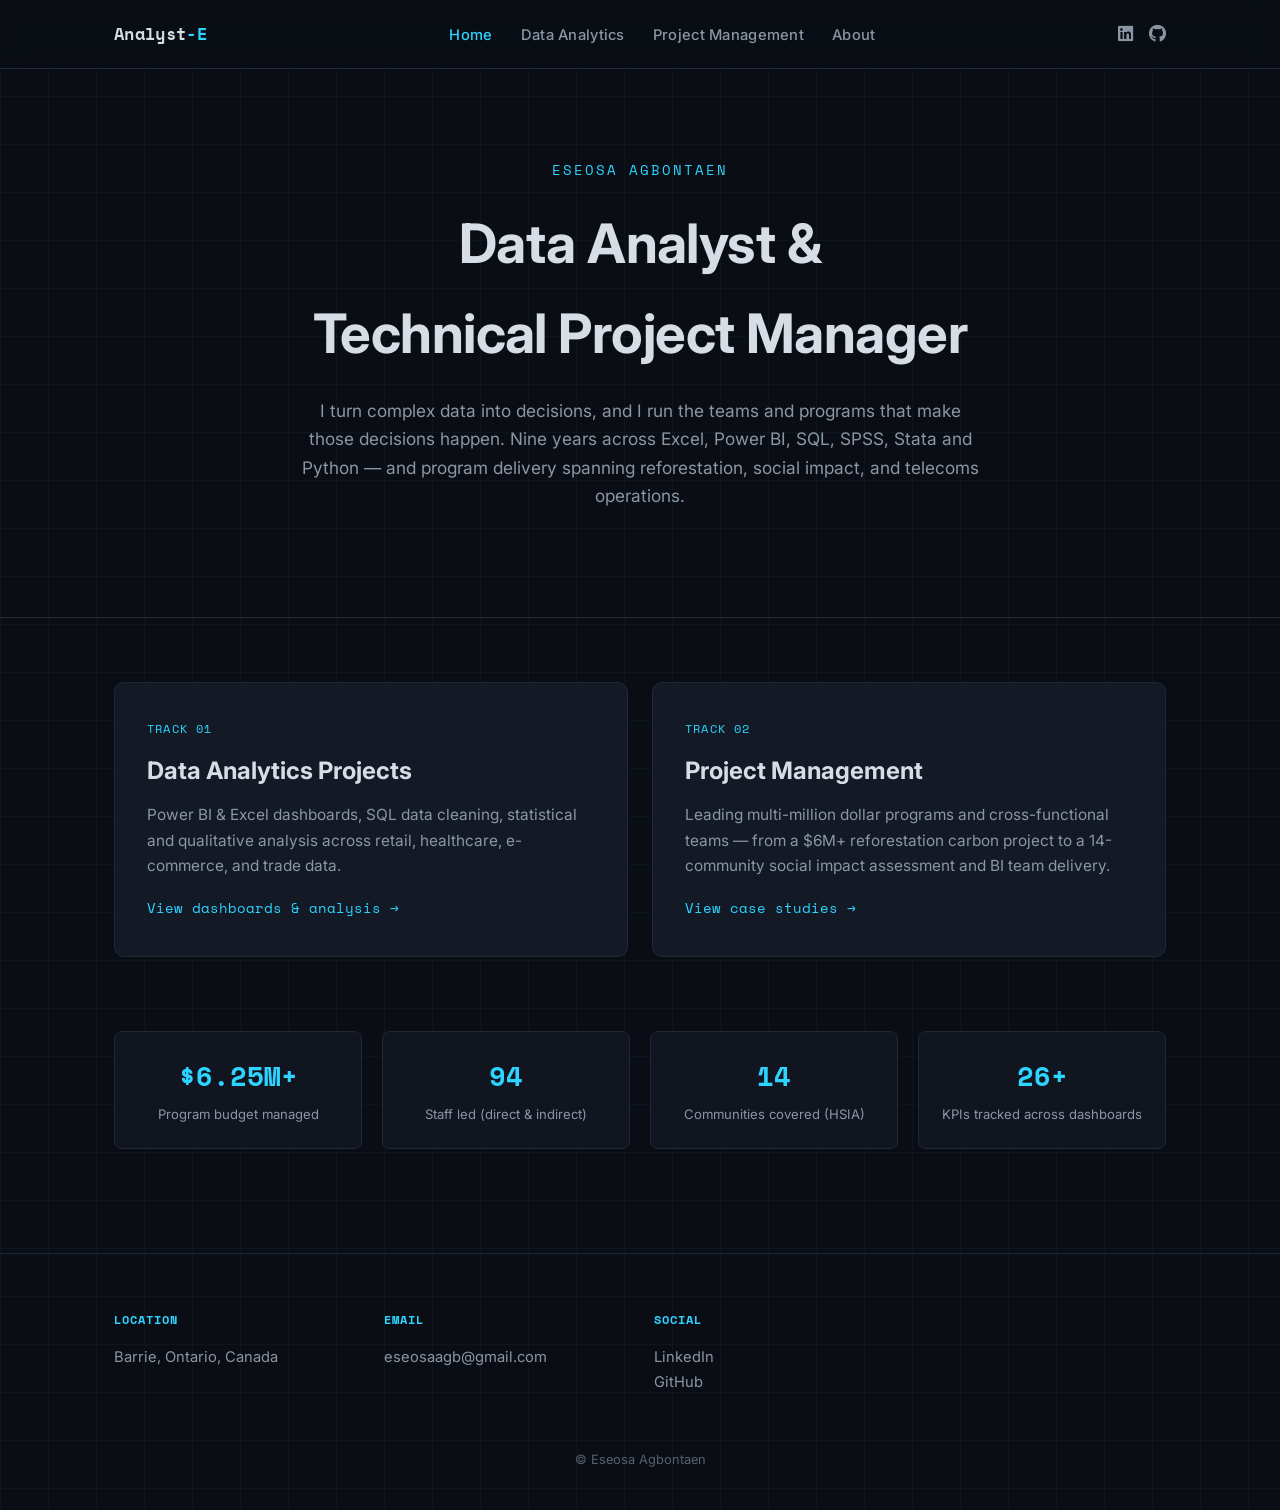
<file: index.html>
<!DOCTYPE html>
<html lang="en">
<head>
	<meta charset="utf-8" />
	<title>Eseosa Agbontaen — Data Analyst &amp; Technical Project Manager</title>
	<meta name="viewport" content="width=device-width, initial-scale=1" />
	<meta name="description" content="Eseosa Agbontaen — Data Analyst and Technical Project Manager. Dashboards, analytics, and large-scale program delivery." />
	<link rel="stylesheet" href="assets/css/fontawesome-all.min.css" />
	<link rel="stylesheet" href="assets/css/dark.css" />
</head>
<body>

	<header class="site-header">
		<div class="container">
			<a href="index.html" class="logo">Analyst<span>-E</span></a>
			<nav class="main-nav">
				<ul>
					<li><a href="index.html" class="active">Home</a></li>
					<li><a href="analytics.html">Data Analytics</a></li>
					<li><a href="project-management.html">Project Management</a></li>
					<li><a href="about.html">About</a></li>
				</ul>
			</nav>
			<div class="nav-icons">
				<a href="https://www.linkedin.com/in/agbontaen-eseosa" aria-label="LinkedIn"><i class="fab fa-linkedin"></i></a>
				<a href="https://github.com/Analyst-E" aria-label="GitHub"><i class="fab fa-github"></i></a>
			</div>
		</div>
	</header>

	<section class="hero">
		<div class="container">
			<div class="eyebrow">Eseosa Agbontaen</div>
			<h1>Data Analyst &amp;<br />Technical Project Manager</h1>
			<p class="lede">I turn complex data into decisions, and I run the teams and programs that make those decisions happen. Nine years across Excel, Power BI, SQL, SPSS, Stata and Python — and program delivery spanning reforestation, social impact, and telecoms operations.</p>
		</div>
	</section>

	<div class="container">
		<div class="tracks">
			<a href="analytics.html" class="track-card">
				<div class="tag">Track 01</div>
				<h2>Data Analytics Projects</h2>
				<p>Power BI &amp; Excel dashboards, SQL data cleaning, statistical and qualitative analysis across retail, healthcare, e-commerce, and trade data.</p>
				<div class="go">View dashboards &amp; analysis →</div>
			</a>
			<a href="project-management.html" class="track-card">
				<div class="tag">Track 02</div>
				<h2>Project Management</h2>
				<p>Leading multi-million dollar programs and cross-functional teams — from a $6M+ reforestation carbon project to a 14-community social impact assessment and BI team delivery.</p>
				<div class="go">View case studies →</div>
			</a>
		</div>

		<div class="stats">
			<div class="stat">
				<div class="num">$6.25M+</div>
				<div class="label">Program budget managed</div>
			</div>
			<div class="stat">
				<div class="num">94</div>
				<div class="label">Staff led (direct &amp; indirect)</div>
			</div>
			<div class="stat">
				<div class="num">14</div>
				<div class="label">Communities covered (HSIA)</div>
			</div>
			<div class="stat">
				<div class="num">26+</div>
				<div class="label">KPIs tracked across dashboards</div>
			</div>
		</div>
	</div>

	<footer class="site-footer">
		<div class="container">
			<div class="footer-grid">
				<div>
					<h3>Location</h3>
					<p>Barrie, Ontario, Canada</p>
				</div>
				<div>
					<h3>Email</h3>
					<p><a href="mailto:eseosaagb@gmail.com">eseosaagb@gmail.com</a></p>
				</div>
				<div>
					<h3>Social</h3>
					<p>
						<a href="https://www.linkedin.com/in/agbontaen-eseosa">LinkedIn</a><br />
						<a href="https://github.com/Analyst-E">GitHub</a>
					</p>
				</div>
			</div>
			<div class="footer-bottom">© Eseosa Agbontaen</div>
		</div>
	</footer>

</body>
</html>
</file>
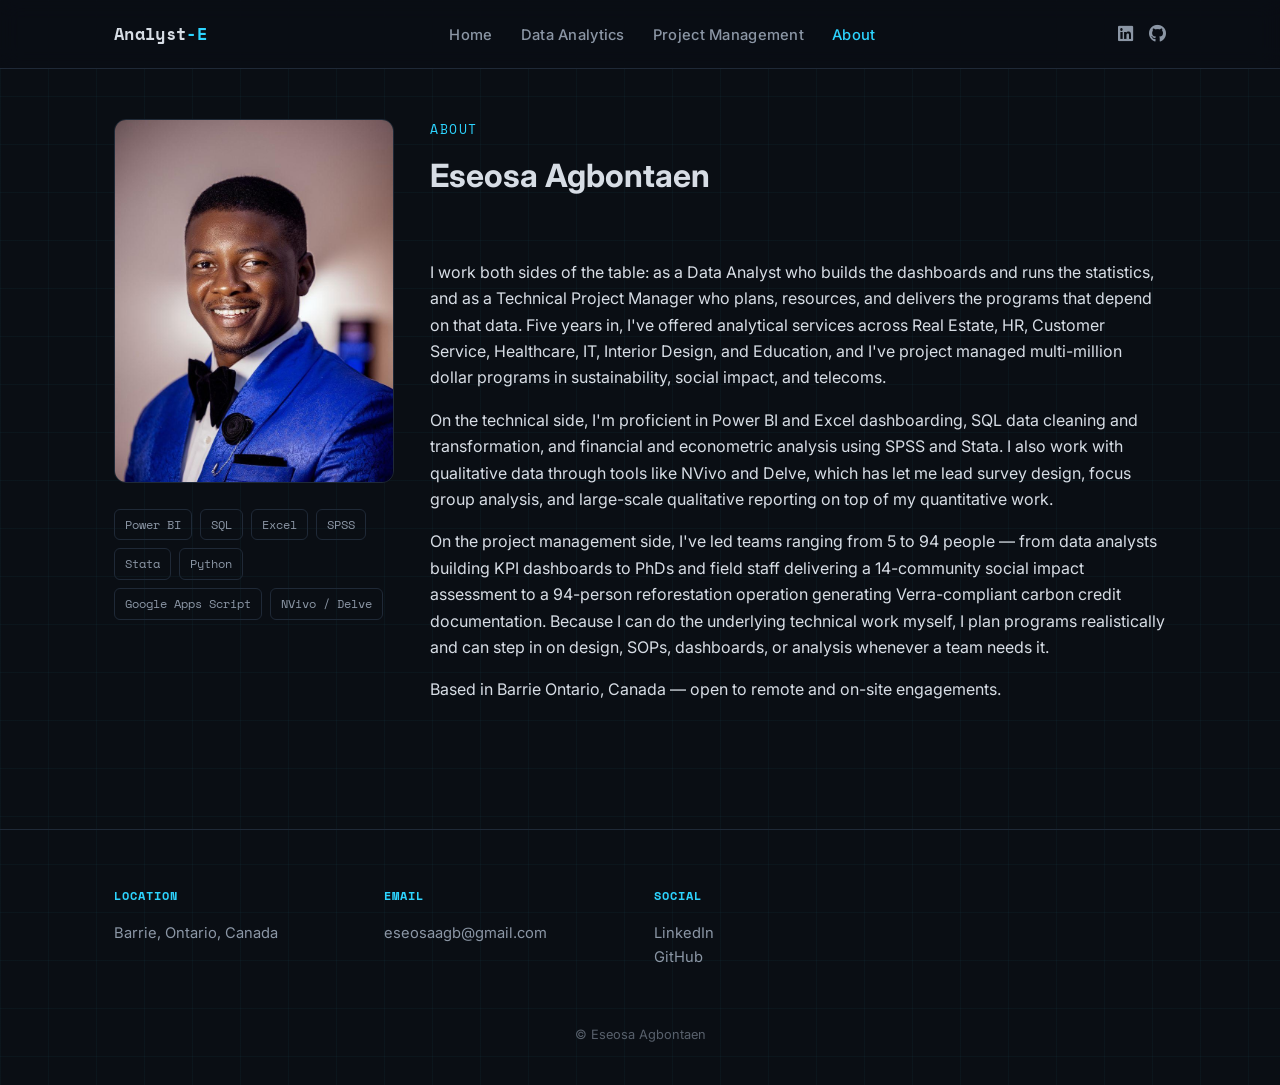
<file: about.html>
<!DOCTYPE html>
<html lang="en">
<head>
	<meta charset="utf-8" />
	<title>About — Eseosa Agbontaen</title>
	<meta name="viewport" content="width=device-width, initial-scale=1" />
	<link rel="stylesheet" href="assets/css/fontawesome-all.min.css" />
	<link rel="stylesheet" href="assets/css/dark.css" />
</head>
<body>

	<header class="site-header">
		<div class="container">
			<a href="index.html" class="logo">Analyst<span>-E</span></a>
			<nav class="main-nav">
				<ul>
					<li><a href="index.html">Home</a></li>
					<li><a href="analytics.html">Data Analytics</a></li>
					<li><a href="project-management.html">Project Management</a></li>
					<li><a href="about.html" class="active">About</a></li>
				</ul>
			</nav>
			<div class="nav-icons">
				<a href="https://www.linkedin.com/in/agbontaen-eseosa" aria-label="LinkedIn"><i class="fab fa-linkedin"></i></a>
				<a href="https://github.com/Analyst-E" aria-label="GitHub"><i class="fab fa-github"></i></a>
			</div>
		</div>
	</header>

	<div class="container">
		<div class="about-grid">
			<div class="about-photo">
				<img src="images/MY PICTURE.jpeg" alt="Eseosa Agbontaen" />
				<div class="skill-tags">
					<span>Power BI</span>
					<span>SQL</span>
					<span>Excel</span>
					<span>SPSS</span>
					<span>Stata</span>
					<span>Python</span>
					<span>Google Apps Script</span>
					<span>NVivo / Delve</span>
				</div>
			</div>
			<div>
				<div class="section-head" style="padding-top:0">
					<div class="eyebrow">About</div>
					<h1>Eseosa Agbontaen</h1>
				</div>
				<p>I work both sides of the table: as a Data Analyst who builds the dashboards and runs the statistics, and as a Technical Project Manager who plans, resources, and delivers the programs that depend on that data. Five years in, I've offered analytical services across Real Estate, HR, Customer Service, Healthcare, IT, Interior Design, and Education, and I've project managed multi-million dollar programs in sustainability, social impact, and telecoms.</p>

				<p>On the technical side, I'm proficient in Power BI and Excel dashboarding, SQL data cleaning and transformation, and financial and econometric analysis using SPSS and Stata. I also work with qualitative data through tools like NVivo and Delve, which has let me lead survey design, focus group analysis, and large-scale qualitative reporting on top of my quantitative work.</p>

				<p>On the project management side, I've led teams ranging from 5 to 94 people — from data analysts building KPI dashboards to PhDs and field staff delivering a 14-community social impact assessment to a 94-person reforestation operation generating Verra-compliant carbon credit documentation. Because I can do the underlying technical work myself, I plan programs realistically and can step in on design, SOPs, dashboards, or analysis whenever a team needs it.</p>

				<p>Based in Barrie Ontario, Canada — open to remote and on-site engagements.</p>
			</div>
		</div>
	</div>

	<footer class="site-footer">
		<div class="container">
			<div class="footer-grid">
				<div>
					<h3>Location</h3>
					<p>Barrie, Ontario, Canada</p>
				</div>
				<div>
					<h3>Email</h3>
					<p><a href="mailto:eseosaagb@gmail.com">eseosaagb@gmail.com</a></p>
				</div>
				<div>
					<h3>Social</h3>
					<p>
						<a href="https://www.linkedin.com/in/agbontaen-eseosa">LinkedIn</a><br />
						<a href="https://github.com/Analyst-E">GitHub</a>
					</p>
				</div>
			</div>
			<div class="footer-bottom">© Eseosa Agbontaen</div>
		</div>
	</footer>

</body>
</html>
</file>
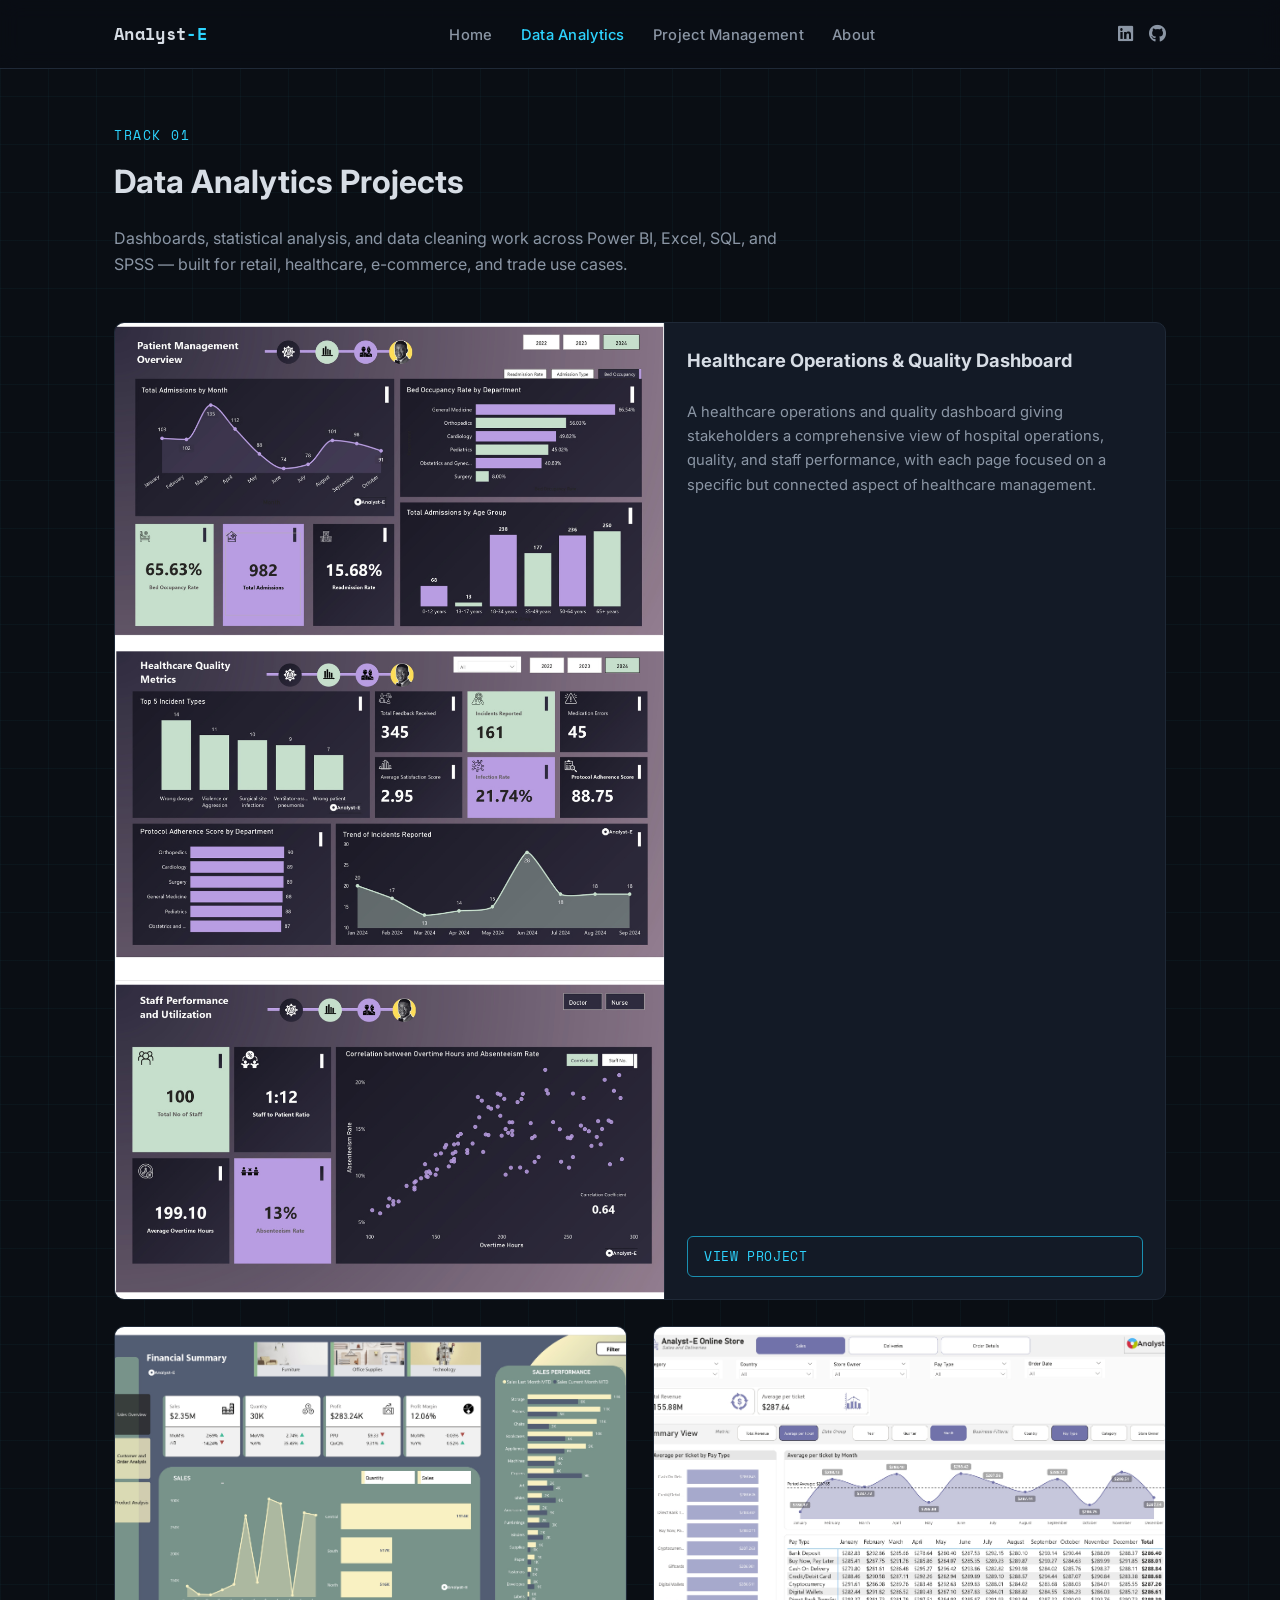
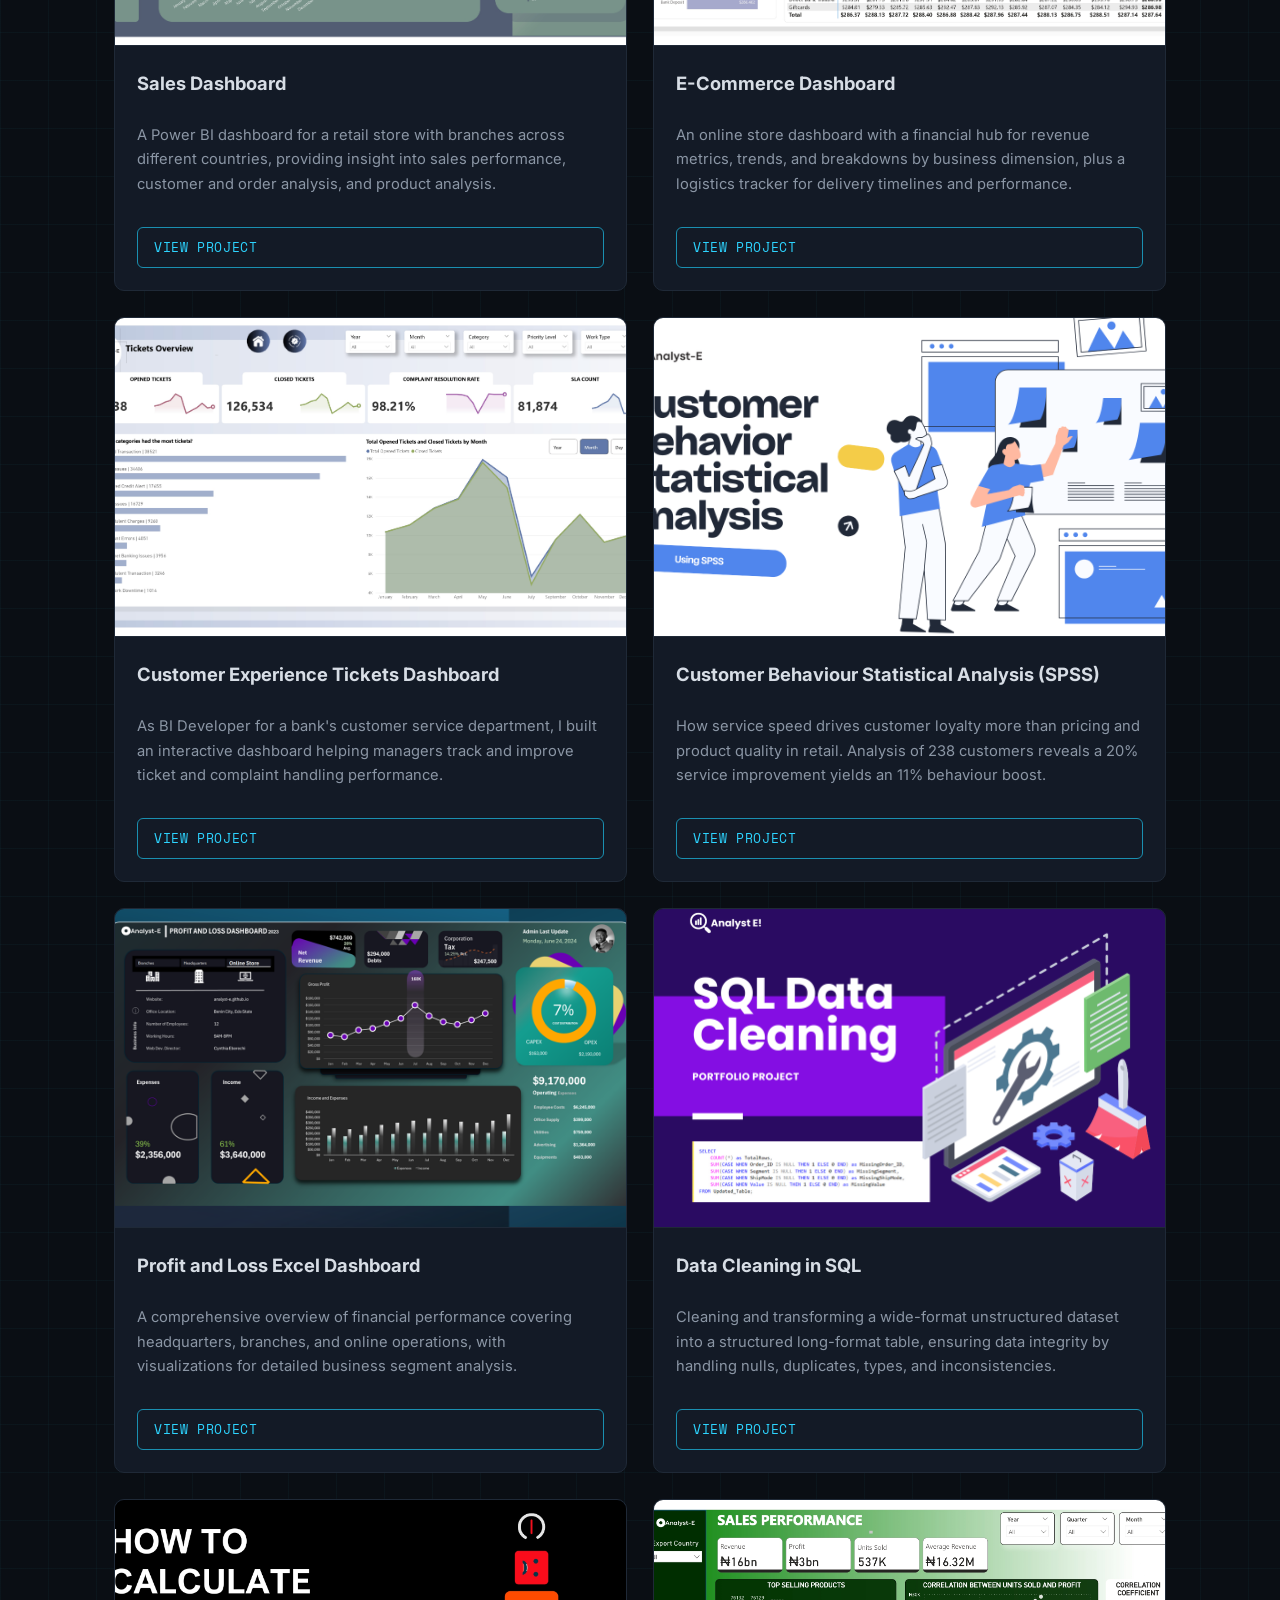
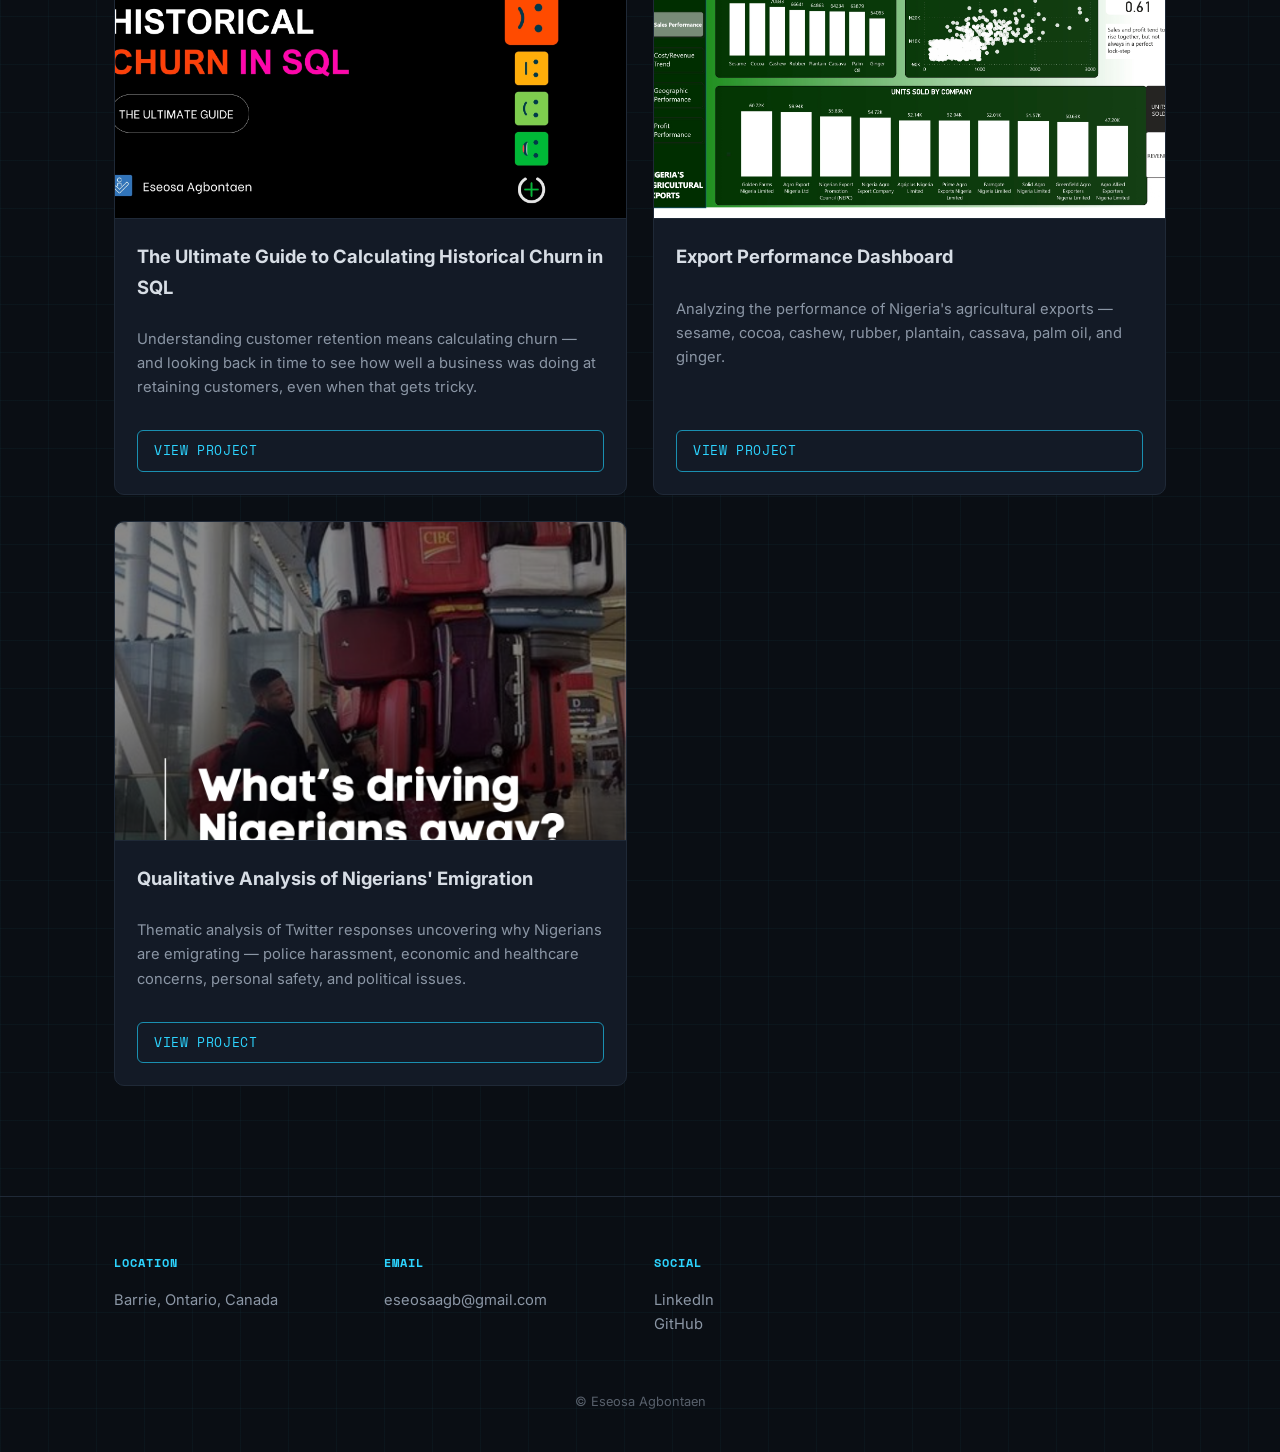
<file: analytics.html>
<!DOCTYPE html>
<html lang="en">
<head>
	<meta charset="utf-8" />
	<title>Data Analytics Projects — Eseosa Agbontaen</title>
	<meta name="viewport" content="width=device-width, initial-scale=1" />
	<link rel="stylesheet" href="assets/css/fontawesome-all.min.css" />
	<link rel="stylesheet" href="assets/css/dark.css" />
</head>
<body>

	<header class="site-header">
		<div class="container">
			<a href="index.html" class="logo">Analyst<span>-E</span></a>
			<nav class="main-nav">
				<ul>
					<li><a href="index.html">Home</a></li>
					<li><a href="analytics.html" class="active">Data Analytics</a></li>
					<li><a href="project-management.html">Project Management</a></li>
					<li><a href="about.html">About</a></li>
				</ul>
			</nav>
			<div class="nav-icons">
				<a href="https://www.linkedin.com/in/agbontaen-eseosa" aria-label="LinkedIn"><i class="fab fa-linkedin"></i></a>
				<a href="https://github.com/Analyst-E" aria-label="GitHub"><i class="fab fa-github"></i></a>
			</div>
		</div>
	</header>

	<div class="container">
		<div class="section-head">
			<div class="eyebrow">Track 01</div>
			<h1>Data Analytics Projects</h1>
			<p>Dashboards, statistical analysis, and data cleaning work across Power BI, Excel, SQL, and SPSS — built for retail, healthcare, e-commerce, and trade use cases.</p>
		</div>

		<div class="project-grid">

			<article class="project-card featured">
				<a href="https://github.com/Analyst-E/Healthcare-Operations-Quality-Dashboard"><img src="images/Healthcare dashboard.png" alt="Healthcare Operations Dashboard" /></a>
				<div class="body">
					<h3><a href="https://github.com/Analyst-E/Healthcare-Operations-Quality-Dashboard">Healthcare Operations &amp; Quality Dashboard</a></h3>
					<p>A healthcare operations and quality dashboard giving stakeholders a comprehensive view of hospital operations, quality, and staff performance, with each page focused on a specific but connected aspect of healthcare management.</p>
					<a href="https://github.com/Analyst-E/Healthcare-Operations-Quality-Dashboard" class="btn">VIEW PROJECT</a>
				</div>
			</article>

			<article class="project-card">
				<a href="https://github.com/Analyst-E/sales-powerbi-project"><img src="images/Summary Page.jpg" alt="Sales Dashboard" /></a>
				<div class="body">
					<h3><a href="https://github.com/Analyst-E/sales-powerbi-project">Sales Dashboard</a></h3>
					<p>A Power BI dashboard for a retail store with branches across different countries, providing insight into sales performance, customer and order analysis, and product analysis.</p>
					<a href="https://github.com/Analyst-E/sales-powerbi-project" class="btn">VIEW PROJECT</a>
				</div>
			</article>

			<article class="project-card">
				<a href="https://github.com/Analyst-E/E-Commerce-Dashboard"><img src="images/E Commerce Dashboard_page-0001.jpg" alt="E-Commerce Dashboard" /></a>
				<div class="body">
					<h3><a href="https://github.com/Analyst-E/E-Commerce-Dashboard">E-Commerce Dashboard</a></h3>
					<p>An online store dashboard with a financial hub for revenue metrics, trends, and breakdowns by business dimension, plus a logistics tracker for delivery timelines and performance.</p>
					<a href="https://github.com/Analyst-E/E-Commerce-Dashboard" class="btn">VIEW PROJECT</a>
				</div>
			</article>

			<article class="project-card">
				<a href="https://github.com/Analyst-E/Customer-Experience-Tickets-Dashboard"><img src="images/Tickets Dashboard_page-0001.jpg" alt="Customer Experience Tickets Dashboard" /></a>
				<div class="body">
					<h3><a href="https://github.com/Analyst-E/Customer-Experience-Tickets-Dashboard">Customer Experience Tickets Dashboard</a></h3>
					<p>As BI Developer for a bank's customer service department, I built an interactive dashboard helping managers track and improve ticket and complaint handling performance.</p>
					<a href="https://github.com/Analyst-E/Customer-Experience-Tickets-Dashboard" class="btn">VIEW PROJECT</a>
				</div>
			</article>

			<article class="project-card">
				<a href="https://medium.com/@agbontaeneseosa/customer-behavior-analysis-how-product-quality-service-speed-and-pricing-drive-loyalty-56d8f7afd072"><img src="images/Customer Behavior  Statistical  Analysis.png" alt="Customer Behaviour Statistical Analysis" /></a>
				<div class="body">
					<h3><a href="https://medium.com/@agbontaeneseosa/customer-behavior-analysis-how-product-quality-service-speed-and-pricing-drive-loyalty-56d8f7afd072">Customer Behaviour Statistical Analysis (SPSS)</a></h3>
					<p>How service speed drives customer loyalty more than pricing and product quality in retail. Analysis of 238 customers reveals a 20% service improvement yields an 11% behaviour boost.</p>
					<a href="https://medium.com/@agbontaeneseosa/customer-behavior-analysis-how-product-quality-service-speed-and-pricing-drive-loyalty-56d8f7afd072" class="btn">VIEW PROJECT</a>
				</div>
			</article>

			<article class="project-card">
				<a href="https://github.com/Analyst-E/Excel-Dashboard"><img src="images/Excel Dashboard Image.png" alt="Profit and Loss Excel Dashboard" /></a>
				<div class="body">
					<h3><a href="https://github.com/Analyst-E/Excel-Dashboard">Profit and Loss Excel Dashboard</a></h3>
					<p>A comprehensive overview of financial performance covering headquarters, branches, and online operations, with visualizations for detailed business segment analysis.</p>
					<a href="https://github.com/Analyst-E/Excel-Dashboard" class="btn">VIEW PROJECT</a>
				</div>
			</article>

			<article class="project-card">
				<a href="https://medium.com/@agbontaeneseosa/data-cleaning-in-sql-85e1bd0f803d"><img src="images/SQL Data Cleaning.png" alt="Data Cleaning in SQL" /></a>
				<div class="body">
					<h3><a href="https://medium.com/@agbontaeneseosa/data-cleaning-in-sql-85e1bd0f803d">Data Cleaning in SQL</a></h3>
					<p>Cleaning and transforming a wide-format unstructured dataset into a structured long-format table, ensuring data integrity by handling nulls, duplicates, types, and inconsistencies.</p>
					<a href="https://medium.com/@agbontaeneseosa/data-cleaning-in-sql-85e1bd0f803d" class="btn">VIEW PROJECT</a>
				</div>
			</article>

			<article class="project-card">
				<a href="https://www.linkedin.com/pulse/ultimate-guide-calculating-historical-churn-sql-eseosa-agbontaen-ojorf/"><img src="images/How to Calculate Historical Churn in SQL_The ultimate guide .jpg" alt="Historical Churn in SQL" /></a>
				<div class="body">
					<h3><a href="https://www.linkedin.com/pulse/ultimate-guide-calculating-historical-churn-sql-eseosa-agbontaen-ojorf/">The Ultimate Guide to Calculating Historical Churn in SQL</a></h3>
					<p>Understanding customer retention means calculating churn — and looking back in time to see how well a business was doing at retaining customers, even when that gets tricky.</p>
					<a href="https://www.linkedin.com/pulse/ultimate-guide-calculating-historical-churn-sql-eseosa-agbontaen-ojorf/" class="btn">VIEW PROJECT</a>
				</div>
			</article>

			<article class="project-card">
				<a href="https://github.com/Analyst-E/export-dashboard"><img src="images/Nigeria export full_page-0002.jpg" alt="Export Performance Dashboard" /></a>
				<div class="body">
					<h3><a href="https://github.com/Analyst-E/export-dashboard">Export Performance Dashboard</a></h3>
					<p>Analyzing the performance of Nigeria's agricultural exports — sesame, cocoa, cashew, rubber, plantain, cassava, palm oil, and ginger.</p>
					<a href="https://github.com/Analyst-E/export-dashboard" class="btn">VIEW PROJECT</a>
				</div>
			</article>

			<article class="project-card">
				<a href="https://medium.com/@agbontaeneseosa/what-is-driving-nigerians-away-a-twitter-thread-thematic-analysis-d681cb102b51"><img src="images/What's driving Nigerians Away.png" alt="Qualitative Analysis of Nigerians' Emigration" /></a>
				<div class="body">
					<h3><a href="https://medium.com/@agbontaeneseosa/what-is-driving-nigerians-away-a-twitter-thread-thematic-analysis-d681cb102b51">Qualitative Analysis of Nigerians' Emigration</a></h3>
					<p>Thematic analysis of Twitter responses uncovering why Nigerians are emigrating — police harassment, economic and healthcare concerns, personal safety, and political issues.</p>
					<a href="https://medium.com/@agbontaeneseosa/what-is-driving-nigerians-away-a-twitter-thread-thematic-analysis-d681cb102b51" class="btn">VIEW PROJECT</a>
				</div>
			</article>

		</div>
	</div>

	<footer class="site-footer">
		<div class="container">
			<div class="footer-grid">
				<div>
					<h3>Location</h3>
					<p>Barrie, Ontario, Canada</p>
				</div>
				<div>
					<h3>Email</h3>
					<p><a href="mailto:eseosaagb@gmail.com">eseosaagb@gmail.com</a></p>
				</div>
				<div>
					<h3>Social</h3>
					<p>
						<a href="https://www.linkedin.com/in/agbontaen-eseosa">LinkedIn</a><br />
						<a href="https://github.com/Analyst-E">GitHub</a>
					</p>
				</div>
			</div>
			<div class="footer-bottom">© Eseosa Agbontaen</div>
		</div>
	</footer>

</body>
</html>
</file>
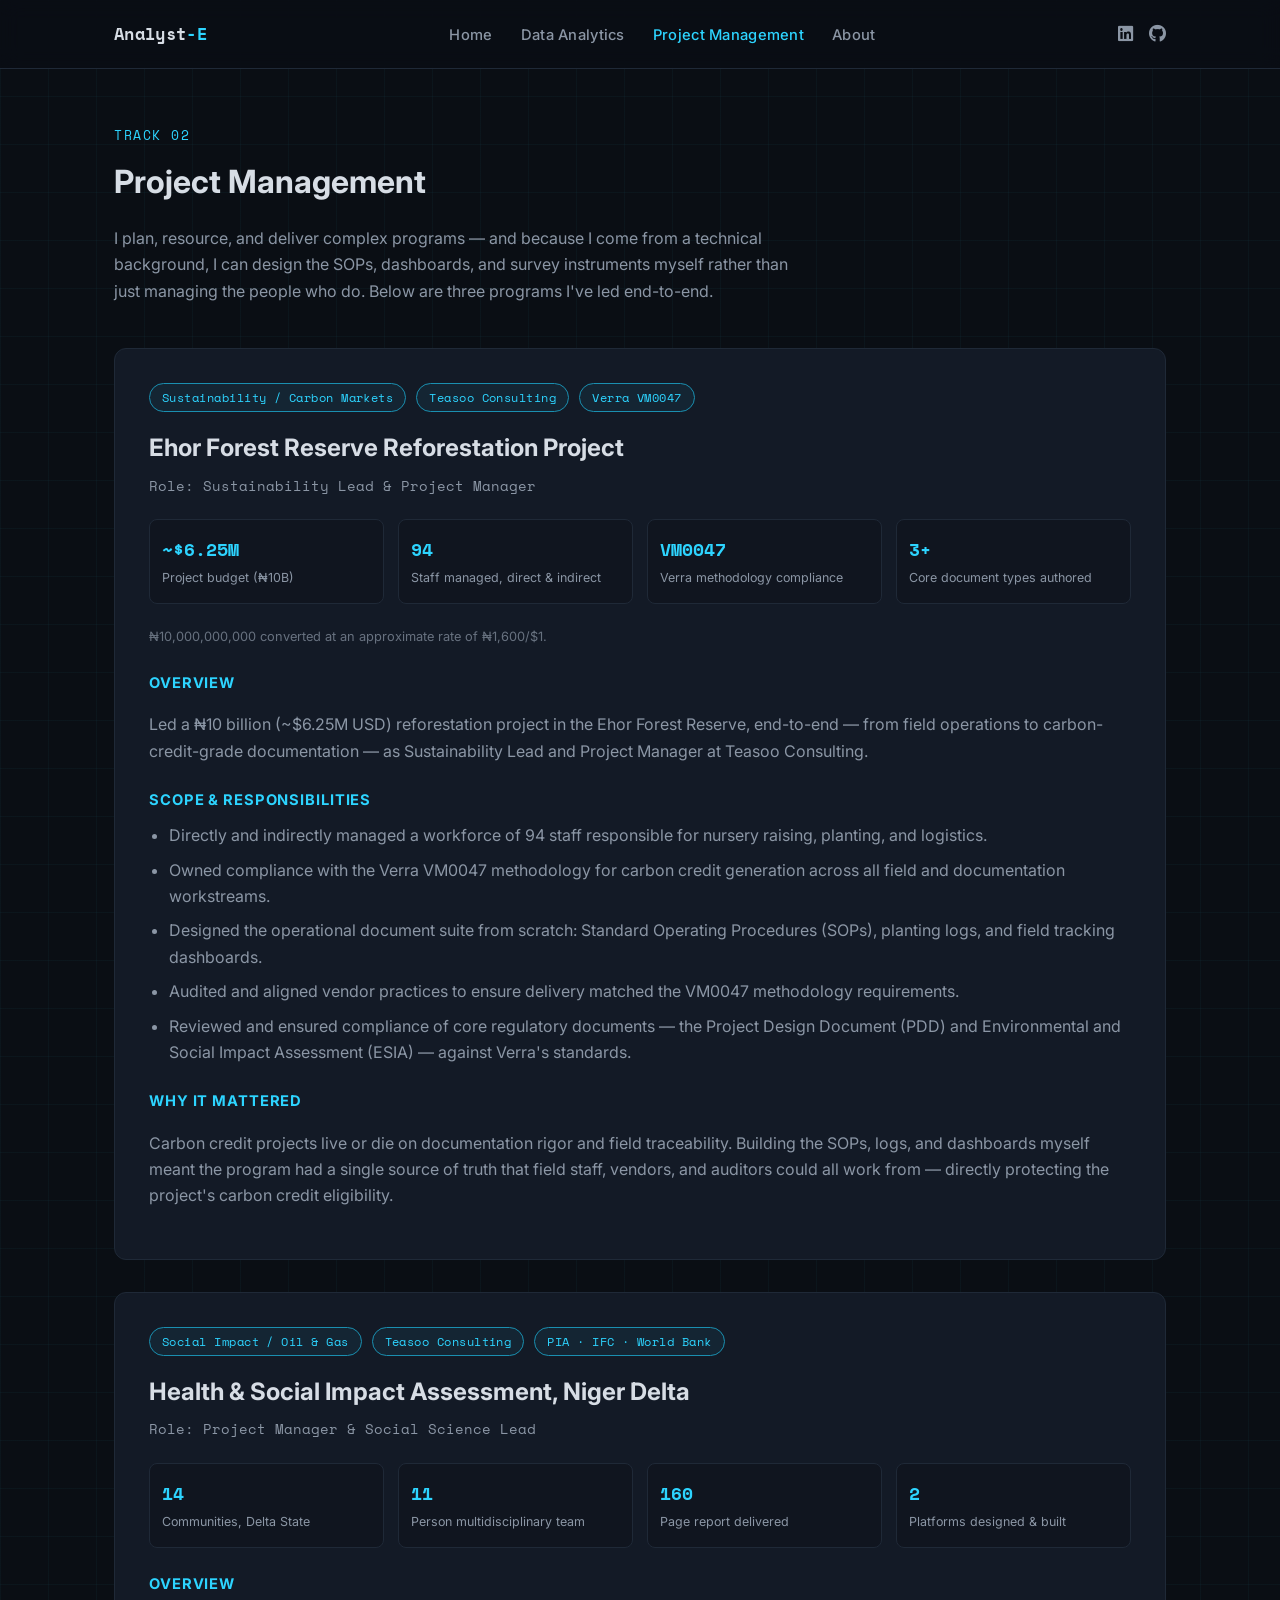
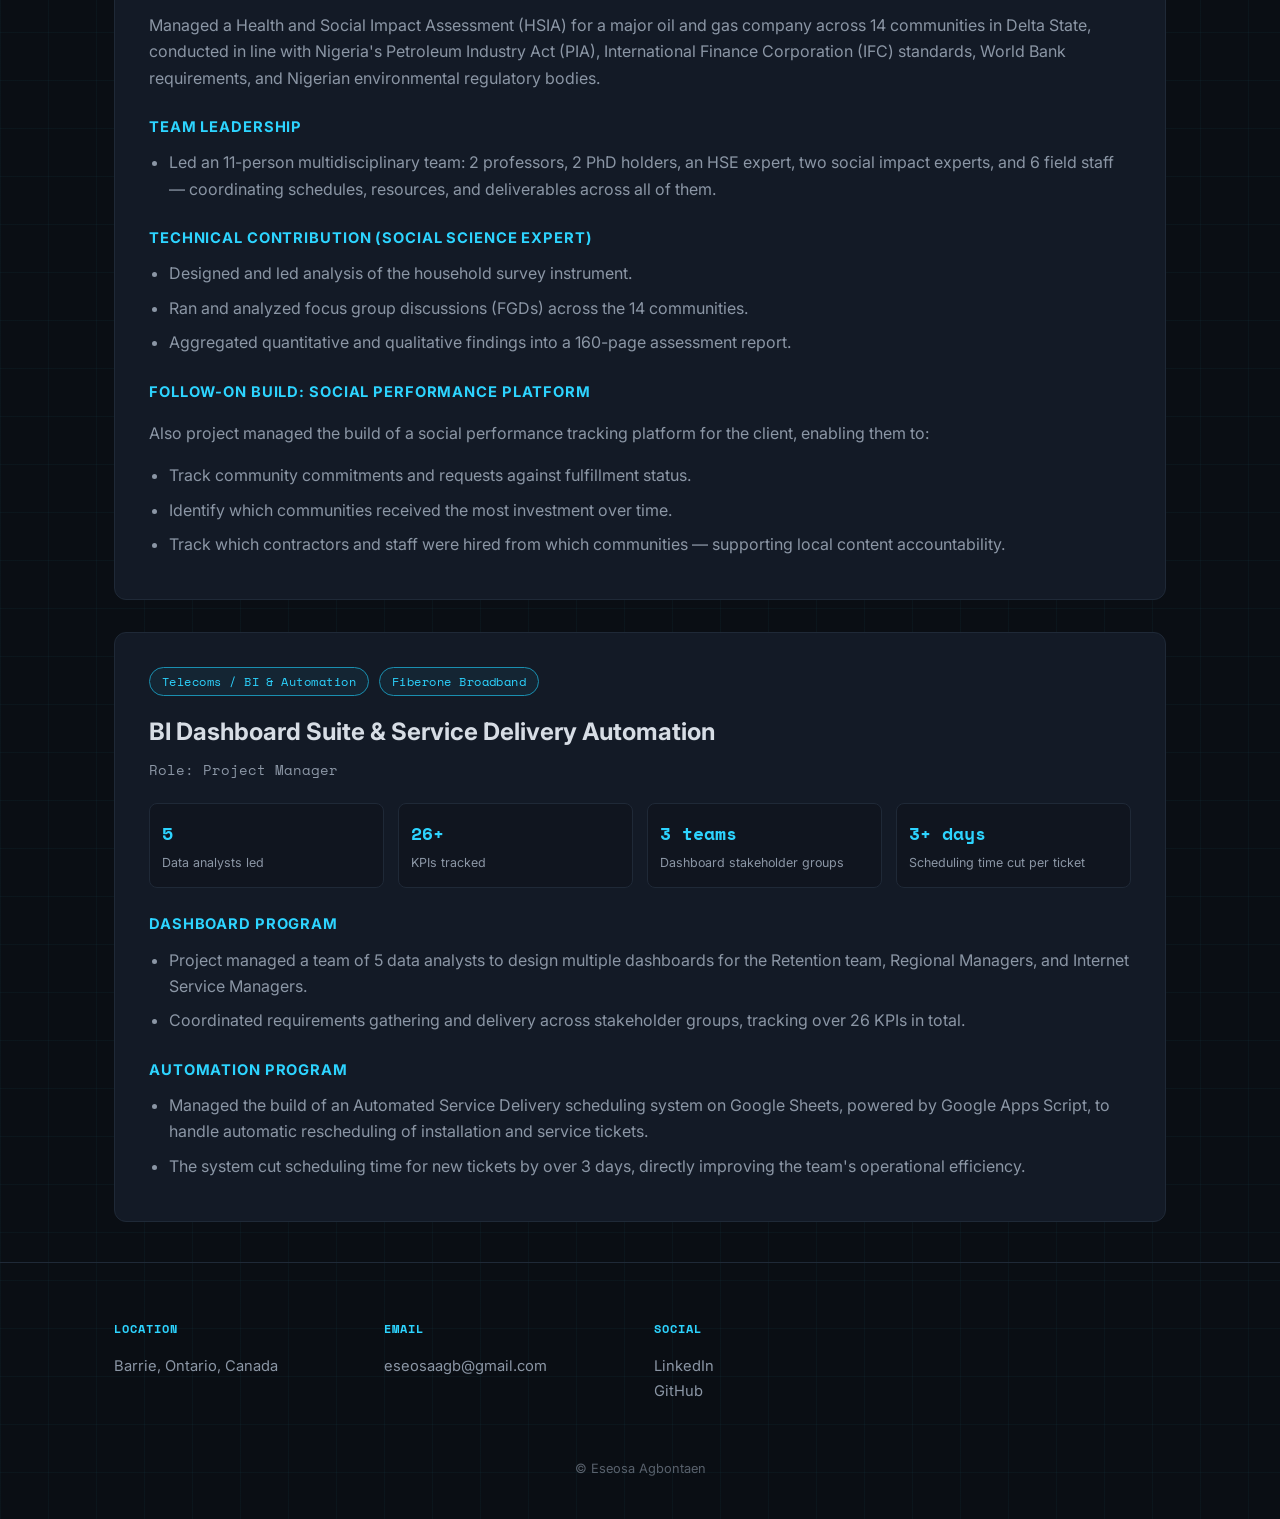
<file: project-management.html>
<!DOCTYPE html>
<html lang="en">
<head>
	<meta charset="utf-8" />
	<title>Project Management — Eseosa Agbontaen</title>
	<meta name="viewport" content="width=device-width, initial-scale=1" />
	<link rel="stylesheet" href="assets/css/fontawesome-all.min.css" />
	<link rel="stylesheet" href="assets/css/dark.css" />
</head>
<body>

	<header class="site-header">
		<div class="container">
			<a href="index.html" class="logo">Analyst<span>-E</span></a>
			<nav class="main-nav">
				<ul>
					<li><a href="index.html">Home</a></li>
					<li><a href="analytics.html">Data Analytics</a></li>
					<li><a href="project-management.html" class="active">Project Management</a></li>
					<li><a href="about.html">About</a></li>
				</ul>
			</nav>
			<div class="nav-icons">
				<a href="https://www.linkedin.com/in/agbontaen-eseosa" aria-label="LinkedIn"><i class="fab fa-linkedin"></i></a>
				<a href="https://github.com/Analyst-E" aria-label="GitHub"><i class="fab fa-github"></i></a>
			</div>
		</div>
	</header>

	<div class="container">
		<div class="section-head">
			<div class="eyebrow">Track 02</div>
			<h1>Project Management</h1>
			<p>I plan, resource, and deliver complex programs — and because I come from a technical background, I can design the SOPs, dashboards, and survey instruments myself rather than just managing the people who do. Below are three programs I've led end-to-end.</p>
		</div>

		<!-- Case Study 1: Reforestation -->
		<article class="case-study">
			<div class="meta">
				<span class="pill">Sustainability / Carbon Markets</span>
				<span class="pill">Teasoo Consulting</span>
				<span class="pill">Verra VM0047</span>
			</div>
			<h2>Ehor Forest Reserve Reforestation Project</h2>
			<div class="role">Role: Sustainability Lead &amp; Project Manager</div>

			<div class="case-metrics">
				<div class="m"><div class="v">~$6.25M</div><div class="l">Project budget (₦10B)</div></div>
				<div class="m"><div class="v">94</div><div class="l">Staff managed, direct &amp; indirect</div></div>
				<div class="m"><div class="v">VM0047</div><div class="l">Verra methodology compliance</div></div>
				<div class="m"><div class="v">3+</div><div class="l">Core document types authored</div></div>
			</div>
			<p class="footnote">₦10,000,000,000 converted at an approximate rate of ₦1,600/$1.</p>

			<h4>Overview</h4>
			<p>Led a ₦10 billion (~$6.25M USD) reforestation project in the Ehor Forest Reserve, end-to-end — from field operations to carbon-credit-grade documentation — as Sustainability Lead and Project Manager at Teasoo Consulting.</p>

			<h4>Scope &amp; responsibilities</h4>
			<ul>
				<li>Directly and indirectly managed a workforce of 94 staff responsible for nursery raising, planting, and logistics.</li>
				<li>Owned compliance with the Verra VM0047 methodology for carbon credit generation across all field and documentation workstreams.</li>
				<li>Designed the operational document suite from scratch: Standard Operating Procedures (SOPs), planting logs, and field tracking dashboards.</li>
				<li>Audited and aligned vendor practices to ensure delivery matched the VM0047 methodology requirements.</li>
				<li>Reviewed and ensured compliance of core regulatory documents — the Project Design Document (PDD) and Environmental and Social Impact Assessment (ESIA) — against Verra's standards.</li>
			</ul>

			<h4>Why it mattered</h4>
			<p>Carbon credit projects live or die on documentation rigor and field traceability. Building the SOPs, logs, and dashboards myself meant the program had a single source of truth that field staff, vendors, and auditors could all work from — directly protecting the project's carbon credit eligibility.</p>
		</article>

		<!-- Case Study 2: HSIA -->
		<article class="case-study">
			<div class="meta">
				<span class="pill">Social Impact / Oil &amp; Gas</span>
				<span class="pill">Teasoo Consulting</span>
				<span class="pill">PIA · IFC · World Bank</span>
			</div>
			<h2>Health &amp; Social Impact Assessment, Niger Delta</h2>
			<div class="role">Role: Project Manager &amp; Social Science Lead</div>

			<div class="case-metrics">
				<div class="m"><div class="v">14</div><div class="l">Communities, Delta State</div></div>
				<div class="m"><div class="v">11</div><div class="l">Person multidisciplinary team</div></div>
				<div class="m"><div class="v">160</div><div class="l">Page report delivered</div></div>
				<div class="m"><div class="v">2</div><div class="l">Platforms designed &amp; built</div></div>
			</div>

			<h4>Overview</h4>
			<p>Managed a Health and Social Impact Assessment (HSIA) for a major oil and gas company across 14 communities in Delta State, conducted in line with Nigeria's Petroleum Industry Act (PIA), International Finance Corporation (IFC) standards, World Bank requirements, and Nigerian environmental regulatory bodies.</p>

			<h4>Team leadership</h4>
			<ul>
				<li>Led an 11-person multidisciplinary team: 2 professors, 2 PhD holders, an HSE expert, two social impact experts, and 6 field staff — coordinating schedules, resources, and deliverables across all of them.</li>
			</ul>

			<h4>Technical contribution (Social Science Expert)</h4>
			<ul>
				<li>Designed and led analysis of the household survey instrument.</li>
				<li>Ran and analyzed focus group discussions (FGDs) across the 14 communities.</li>
				<li>Aggregated quantitative and qualitative findings into a 160-page assessment report.</li>
			</ul>

			<h4>Follow-on build: Social Performance Platform</h4>
			<p>Also project managed the build of a social performance tracking platform for the client, enabling them to:</p>
			<ul>
				<li>Track community commitments and requests against fulfillment status.</li>
				<li>Identify which communities received the most investment over time.</li>
				<li>Track which contractors and staff were hired from which communities — supporting local content accountability.</li>
			</ul>
		</article>

		<!-- Case Study 3: Fiberone -->
		<article class="case-study">
			<div class="meta">
				<span class="pill">Telecoms / BI &amp; Automation</span>
				<span class="pill">Fiberone Broadband</span>
			</div>
			<h2>BI Dashboard Suite &amp; Service Delivery Automation</h2>
			<div class="role">Role: Project Manager</div>

			<div class="case-metrics">
				<div class="m"><div class="v">5</div><div class="l">Data analysts led</div></div>
				<div class="m"><div class="v">26+</div><div class="l">KPIs tracked</div></div>
				<div class="m"><div class="v">3 teams</div><div class="l">Dashboard stakeholder groups</div></div>
				<div class="m"><div class="v">3+ days</div><div class="l">Scheduling time cut per ticket</div></div>
			</div>

			<h4>Dashboard program</h4>
			<ul>
				<li>Project managed a team of 5 data analysts to design multiple dashboards for the Retention team, Regional Managers, and Internet Service Managers.</li>
				<li>Coordinated requirements gathering and delivery across stakeholder groups, tracking over 26 KPIs in total.</li>
			</ul>

			<h4>Automation program</h4>
			<ul>
				<li>Managed the build of an Automated Service Delivery scheduling system on Google Sheets, powered by Google Apps Script, to handle automatic rescheduling of installation and service tickets.</li>
				<li>The system cut scheduling time for new tickets by over 3 days, directly improving the team's operational efficiency.</li>
			</ul>
		</article>

	</div>

	<footer class="site-footer">
		<div class="container">
			<div class="footer-grid">
				<div>
					<h3>Location</h3>
					<p>Barrie, Ontario, Canada</p>
				</div>
				<div>
					<h3>Email</h3>
					<p><a href="mailto:eseosaagb@gmail.com">eseosaagb@gmail.com</a></p>
				</div>
				<div>
					<h3>Social</h3>
					<p>
						<a href="https://www.linkedin.com/in/agbontaen-eseosa">LinkedIn</a><br />
						<a href="https://github.com/Analyst-E">GitHub</a>
					</p>
				</div>
			</div>
			<div class="footer-bottom">© Eseosa Agbontaen</div>
		</div>
	</footer>

</body>
</html>
</file>
<file: assets/css/dark.css>
/*
	Analyst-E Portfolio — Dark/Minimal/Data theme
*/

@import url('https://fonts.googleapis.com/css2?family=Space+Mono:ital,wght@0,400;0,700;1,400&family=Inter:wght@400;500;600;700&display=swap');

:root {
	--bg: #0a0e14;
	--bg-alt: #10151f;
	--bg-card: #131a26;
	--border: #1f2937;
	--text: #d7dde5;
	--text-dim: #8b96a5;
	--accent: #2dd4ff;
	--accent-dim: #1a8fb0;
	--mono: 'Space Mono', monospace;
	--sans: 'Inter', -apple-system, BlinkMacSystemFont, sans-serif;
}

* { box-sizing: border-box; }

html, body {
	margin: 0;
	padding: 0;
	background: var(--bg);
	color: var(--text);
	font-family: var(--sans);
	font-size: 16px;
	line-height: 1.65;
	-webkit-font-smoothing: antialiased;
}

a { color: var(--accent); text-decoration: none; }
a:hover { text-decoration: underline; }

::selection { background: var(--accent); color: #00131a; }

.container {
	max-width: 1100px;
	margin: 0 auto;
	padding: 0 24px;
}

/* Background grid texture */
body {
	background-image:
		linear-gradient(rgba(45, 212, 255, 0.035) 1px, transparent 1px),
		linear-gradient(90deg, rgba(45, 212, 255, 0.035) 1px, transparent 1px);
	background-size: 48px 48px;
}

/* Nav */
.site-header {
	position: sticky;
	top: 0;
	z-index: 100;
	background: rgba(10, 14, 20, 0.85);
	backdrop-filter: blur(10px);
	border-bottom: 1px solid var(--border);
}

.site-header .container {
	display: flex;
	align-items: center;
	justify-content: space-between;
	height: 68px;
}

.logo {
	font-family: var(--mono);
	font-weight: 700;
	font-size: 1.05rem;
	color: var(--text) !important;
	text-decoration: none !important;
	letter-spacing: 0.02em;
}
.logo span { color: var(--accent); }

nav.main-nav ul {
	list-style: none;
	display: flex;
	gap: 28px;
	margin: 0;
	padding: 0;
}

nav.main-nav a {
	color: var(--text-dim);
	text-decoration: none;
	font-size: 0.92rem;
	font-weight: 500;
	letter-spacing: 0.02em;
	transition: color 0.15s;
}

nav.main-nav a:hover,
nav.main-nav a.active {
	color: var(--accent);
}

.nav-icons {
	display: flex;
	gap: 16px;
	align-items: center;
}
.nav-icons a {
	color: var(--text-dim);
	font-size: 1.1rem;
}
.nav-icons a:hover { color: var(--accent); }

/* Hero */
.hero {
	padding: 90px 0 70px;
	text-align: center;
	border-bottom: 1px solid var(--border);
}

.hero .eyebrow {
	font-family: var(--mono);
	color: var(--accent);
	font-size: 0.85rem;
	letter-spacing: 0.15em;
	text-transform: uppercase;
	margin-bottom: 18px;
}

.hero h1 {
	font-size: 2.6rem;
	font-weight: 700;
	margin: 0 0 18px;
	letter-spacing: -0.01em;
}

.hero p.lede {
	max-width: 680px;
	margin: 0 auto 36px;
	color: var(--text-dim);
	font-size: 1.08rem;
}

@media (min-width: 640px) {
	.hero h1 { font-size: 3.4rem; }
}

/* Track cards on hub */
.tracks {
	display: grid;
	grid-template-columns: 1fr;
	gap: 24px;
	padding: 64px 0;
}

@media (min-width: 760px) {
	.tracks { grid-template-columns: 1fr 1fr; }
}

.track-card {
	display: block;
	background: var(--bg-card);
	border: 1px solid var(--border);
	border-radius: 10px;
	padding: 36px 32px;
	transition: border-color 0.15s, transform 0.15s;
	text-decoration: none !important;
}

.track-card:hover {
	border-color: var(--accent-dim);
	transform: translateY(-3px);
}

.track-card .tag {
	font-family: var(--mono);
	font-size: 0.75rem;
	color: var(--accent);
	letter-spacing: 0.1em;
	text-transform: uppercase;
}

.track-card h2 {
	color: var(--text);
	font-size: 1.5rem;
	margin: 12px 0 12px;
}

.track-card p {
	color: var(--text-dim);
	font-size: 0.96rem;
	margin: 0 0 18px;
}

.track-card .go {
	font-family: var(--mono);
	color: var(--accent);
	font-size: 0.88rem;
}

/* Stat strip */
.stats {
	display: grid;
	grid-template-columns: repeat(2, 1fr);
	gap: 20px;
	padding: 10px 0 64px;
}
@media (min-width: 700px) { .stats { grid-template-columns: repeat(4, 1fr); } }

.stat {
	text-align: center;
	padding: 22px 10px;
	border: 1px solid var(--border);
	border-radius: 8px;
	background: var(--bg-alt);
}
.stat .num {
	font-family: var(--mono);
	font-size: 1.7rem;
	color: var(--accent);
	font-weight: 700;
}
.stat .label {
	color: var(--text-dim);
	font-size: 0.82rem;
	margin-top: 6px;
}

/* Section heading */
.section-head {
	padding: 56px 0 28px;
}
.section-head .eyebrow {
	font-family: var(--mono);
	color: var(--accent);
	font-size: 0.8rem;
	letter-spacing: 0.12em;
	text-transform: uppercase;
	margin-bottom: 10px;
}
.section-head h1, .section-head h2 {
	font-size: 2rem;
	margin: 0 0 12px;
}
.section-head p {
	color: var(--text-dim);
	max-width: 700px;
}

/* Project grid (analytics) */
.project-grid {
	display: grid;
	grid-template-columns: 1fr;
	gap: 26px;
	padding-bottom: 70px;
}
@media (min-width: 700px) { .project-grid { grid-template-columns: 1fr 1fr; } }

.project-card {
	background: var(--bg-card);
	border: 1px solid var(--border);
	border-radius: 10px;
	overflow: hidden;
	display: flex;
	flex-direction: column;
}
.project-card img {
	width: 100%;
	display: block;
	border-bottom: 1px solid var(--border);
	aspect-ratio: 16/10;
	object-fit: cover;
}
.project-card .body {
	padding: 22px;
	flex: 1;
	display: flex;
	flex-direction: column;
}
.project-card h3 {
	margin: 0 0 10px;
	font-size: 1.15rem;
}
.project-card h3 a { color: var(--text); }
.project-card h3 a:hover { color: var(--accent); }
.project-card p {
	color: var(--text-dim);
	font-size: 0.92rem;
	flex: 1;
}
.project-card .btn {
	margin-top: 16px;
}

.btn {
	display: inline-block;
	font-family: var(--mono);
	font-size: 0.8rem;
	letter-spacing: 0.05em;
	color: var(--accent) !important;
	border: 1px solid var(--accent-dim);
	border-radius: 6px;
	padding: 9px 16px;
	text-decoration: none !important;
	transition: background 0.15s, color 0.15s;
}
.btn:hover {
	background: var(--accent);
	color: #00131a !important;
}

.project-card.featured {
	grid-column: 1 / -1;
	display: grid;
	grid-template-columns: 1fr;
}
@media (min-width: 800px) {
	.project-card.featured { grid-template-columns: 1.1fr 1fr; }
	.project-card.featured img { aspect-ratio: auto; height: 100%; border-bottom: none; border-right: 1px solid var(--border); }
}

/* PM case studies */
.case-study {
	background: var(--bg-card);
	border: 1px solid var(--border);
	border-radius: 12px;
	padding: 34px;
	margin-bottom: 32px;
}

.case-study .meta {
	display: flex;
	flex-wrap: wrap;
	gap: 10px;
	margin-bottom: 16px;
}
.pill {
	font-family: var(--mono);
	font-size: 0.72rem;
	letter-spacing: 0.04em;
	color: var(--accent);
	border: 1px solid var(--accent-dim);
	border-radius: 999px;
	padding: 4px 12px;
	background: rgba(45, 212, 255, 0.06);
}

.case-study h2 {
	font-size: 1.5rem;
	margin: 0 0 6px;
}
.case-study .role {
	color: var(--text-dim);
	font-family: var(--mono);
	font-size: 0.88rem;
	margin-bottom: 20px;
}

.case-metrics {
	display: grid;
	grid-template-columns: repeat(2, 1fr);
	gap: 14px;
	margin: 22px 0;
}
@media (min-width: 640px) { .case-metrics { grid-template-columns: repeat(4, 1fr); } }
.case-metrics .m {
	border: 1px solid var(--border);
	border-radius: 8px;
	padding: 14px 12px;
	background: var(--bg-alt);
}
.case-metrics .m .v {
	font-family: var(--mono);
	color: var(--accent);
	font-size: 1.15rem;
	font-weight: 700;
}
.case-metrics .m .l {
	color: var(--text-dim);
	font-size: 0.78rem;
	margin-top: 4px;
}

.case-study h4 {
	font-size: 0.92rem;
	text-transform: uppercase;
	letter-spacing: 0.06em;
	color: var(--accent);
	margin: 24px 0 10px;
}

.case-study ul {
	margin: 0;
	padding-left: 20px;
	color: var(--text-dim);
}
.case-study ul li { margin-bottom: 8px; }

.case-study p {
	color: var(--text-dim);
}

.footnote {
	font-size: 0.8rem;
	color: var(--text-dim);
	opacity: 0.7;
	margin-top: 6px;
}

/* About */
.about-grid {
	display: grid;
	grid-template-columns: 1fr;
	gap: 36px;
	padding: 50px 0 70px;
	align-items: start;
}
@media (min-width: 760px) { .about-grid { grid-template-columns: 280px 1fr; } }

.about-photo img {
	width: 100%;
	border-radius: 12px;
	border: 1px solid var(--border);
}

.skill-tags {
	display: flex;
	flex-wrap: wrap;
	gap: 8px;
	margin-top: 18px;
}
.skill-tags span {
	font-family: var(--mono);
	font-size: 0.75rem;
	border: 1px solid var(--border);
	border-radius: 6px;
	padding: 5px 10px;
	color: var(--text-dim);
}

/* Footer */
footer.site-footer {
	border-top: 1px solid var(--border);
	padding: 56px 0 40px;
	margin-top: 40px;
}
.footer-grid {
	display: grid;
	grid-template-columns: 1fr;
	gap: 28px;
}
@media (min-width: 700px) { .footer-grid { grid-template-columns: repeat(4, 1fr); } }
.footer-grid h3 {
	font-family: var(--mono);
	font-size: 0.78rem;
	text-transform: uppercase;
	letter-spacing: 0.08em;
	color: var(--accent);
	margin: 0 0 10px;
}
.footer-grid p, .footer-grid a { color: var(--text-dim); font-size: 0.92rem; }
.footer-bottom {
	text-align: center;
	color: var(--text-dim);
	font-size: 0.8rem;
	margin-top: 40px;
	opacity: 0.6;
}
</file>
